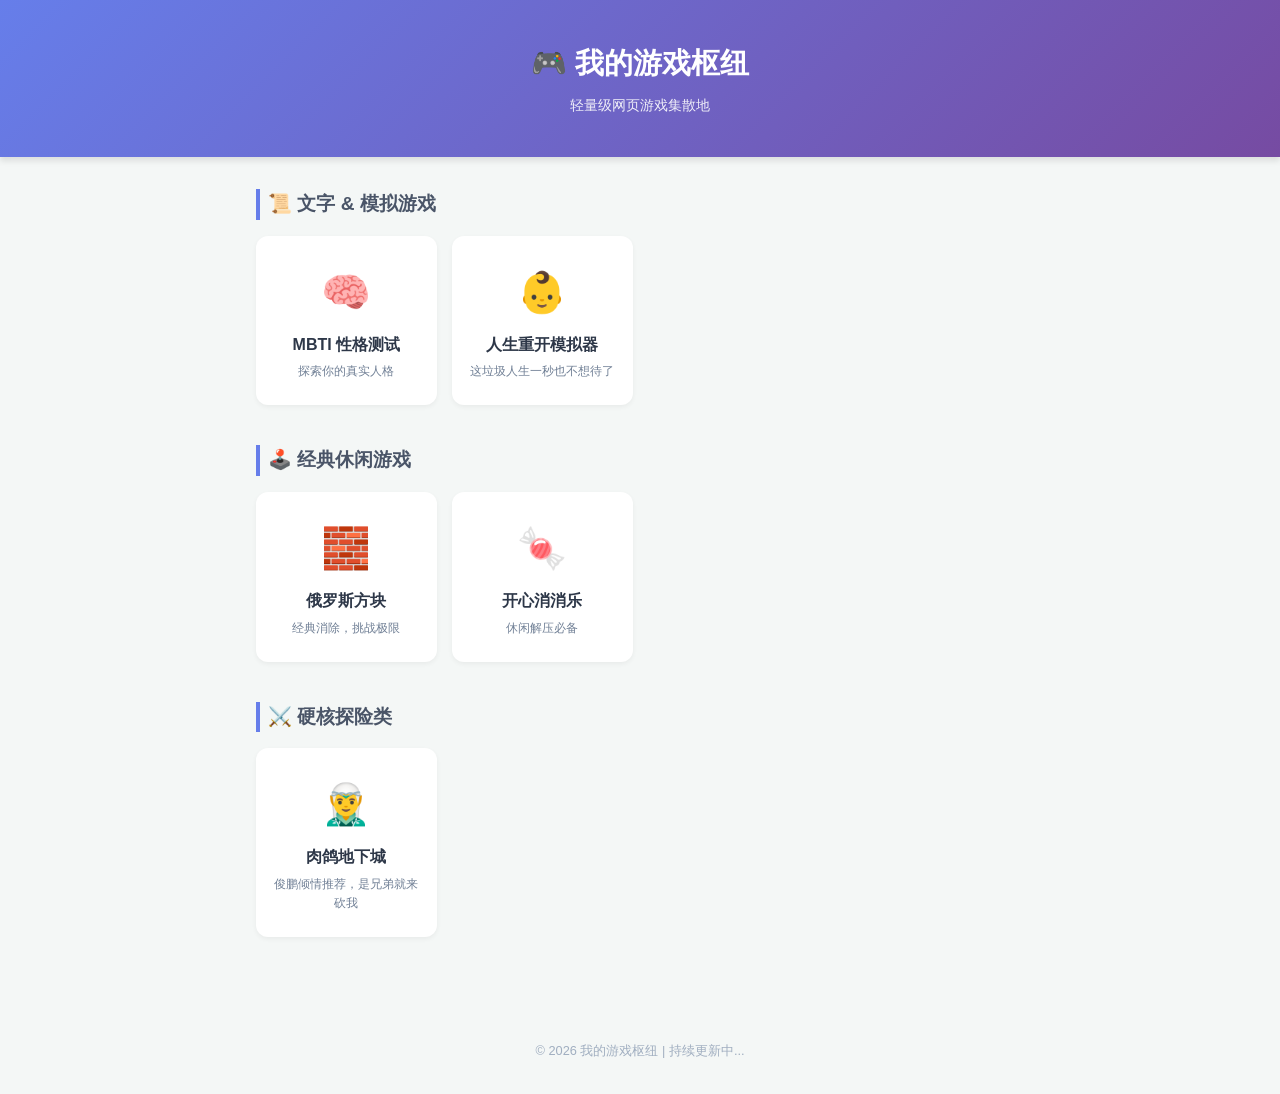
<file: index.html>
<!DOCTYPE html>
<html lang="zh-CN">
<head>
    <meta charset="UTF-8">
    <!-- 核心：让网页在手机上自适应 -->
    <meta name="viewport" content="width=device-width, initial-scale=1.0, maximum-scale=1.0, user-scalable=no">
    <title>我的游戏枢纽 | My Game Hub</title>
    <link rel="stylesheet" href="style.css">
</head>
<body>
    <header class="header">
        <h1>🎮 我的游戏枢纽</h1>
        <p>轻量级网页游戏集散地</p>
    </header>

    <main class="container">
        <!-- 模块一：文字与模拟类 -->
        <section class="game-module">
            <h2 class="module-title">📜 文字 & 模拟游戏</h2>
            <div class="card-grid">
                <!-- 游戏卡片 1 -->
                <div class="game-card" onclick="goToGame('mbti-test')">
                    <div class="card-icon">🧠</div>
                    <div class="card-info">
                        <h3>MBTI 性格测试</h3>
                        <p>探索你的真实人格</p>
                    </div>
                </div>
                <!-- 游戏卡片 2 -->
                <div class="game-card" onclick="goToGame('life-simulator')">
                    <div class="card-icon">👶</div>
                    <div class="card-info">
                        <h3>人生重开模拟器</h3>
                        <p>这垃圾人生一秒也不想待了</p>
                    </div>
                </div>
            </div>
        </section>

        <!-- 模块二：经典休闲类 -->
        <section class="game-module">
            <h2 class="module-title">🕹️ 经典休闲游戏</h2>
            <div class="card-grid">
                <!-- 游戏卡片 3 -->
                <div class="game-card" onclick="goToGame('tetris')">
                    <div class="card-icon">🧱</div>
                    <div class="card-info">
                        <h3>俄罗斯方块</h3>
                        <p>经典消除，挑战极限</p>
                    </div>
                </div>
                <!-- 游戏卡片 4 -->
                <div class="game-card" onclick="goToGame('match-3')">
                    <div class="card-icon">🍬</div>
                    <div class="card-info">
                        <h3>开心消消乐</h3>
                        <p>休闲解压必备</p>
                    </div>
                </div>
            </div>
        </section>
        
        <section class="game-module">
            <h2 class="module-title">⚔️ 硬核探险类</h2>
            <div class="card-grid">
                <div class="game-card" onclick="goToGame('roguelike')">
                    <div class="card-icon">🧝‍♂️</div>
                    <div class="card-info">
                        <h3>肉鸽地下城</h3>
                        <p>俊鹏倾情推荐，是兄弟就来砍我</p>
                    </div>
                </div>
            </div>
        </section>
    </main>

    <footer class="footer">
        <p>© 2026 我的游戏枢纽 | 持续更新中...</p>
    </footer>

    <script src="script.js"></script>
</body>
</html>
</file>
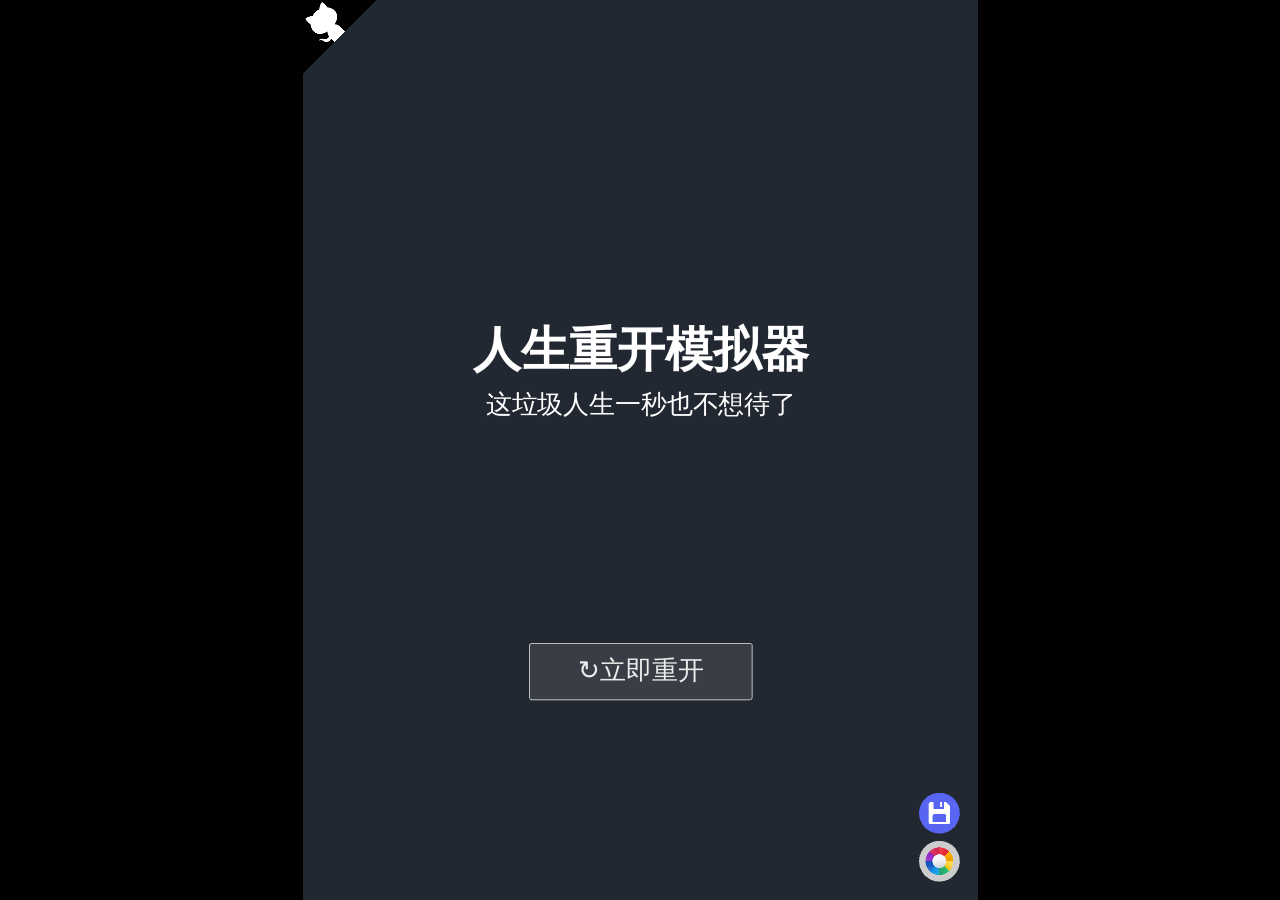
<file: games/life-simulator/index.html>
<!doctype html><html lang="en"><head><meta charset="UTF-8"><meta http-equiv="X-UA-Compatible" content="IE=edge,chrome=1"><meta name="viewport" content="width=device-width,initial-scale=1,minimum-scale=1,maximum-scale=1,user-scalable=no"><meta name="description" content="やり直すんだ。そして、次はうまくやる。"/><meta name="keywords" content="人生重开模拟器 liferestart life restart remake 人生重来"/><meta name="renderer" content="webkit"/><meta name="apple-mobile-web-app-capable" content="yes"/><meta name="full-screen" content="true"/><meta name="x5-fullscreen" content="true"/><meta name="360-fullscreen" content="true"/><meta name="theme-color" content="#157878"/><meta name="laya" screenorientation="landscape"/><meta http-equiv="expires" content="0"/><meta http-equiv="Cache-Control" content="no-siteapp"/><title>Echo Loop-人生重开模拟器</title><script src="libs/laya/min/laya.core.min.js"></script><script src="libs/laya/min/laya.webgl.min.js"></script><script src="libs/laya/min/laya.filter.min.js"></script><script src="libs/laya/min/laya.particle.min.js"></script><script src="libs/laya/min/laya.ui.min.js"></script><script defer="defer" src="chunk/main.76985.js"></script></head><body style="background:black"></body></html>
</file>
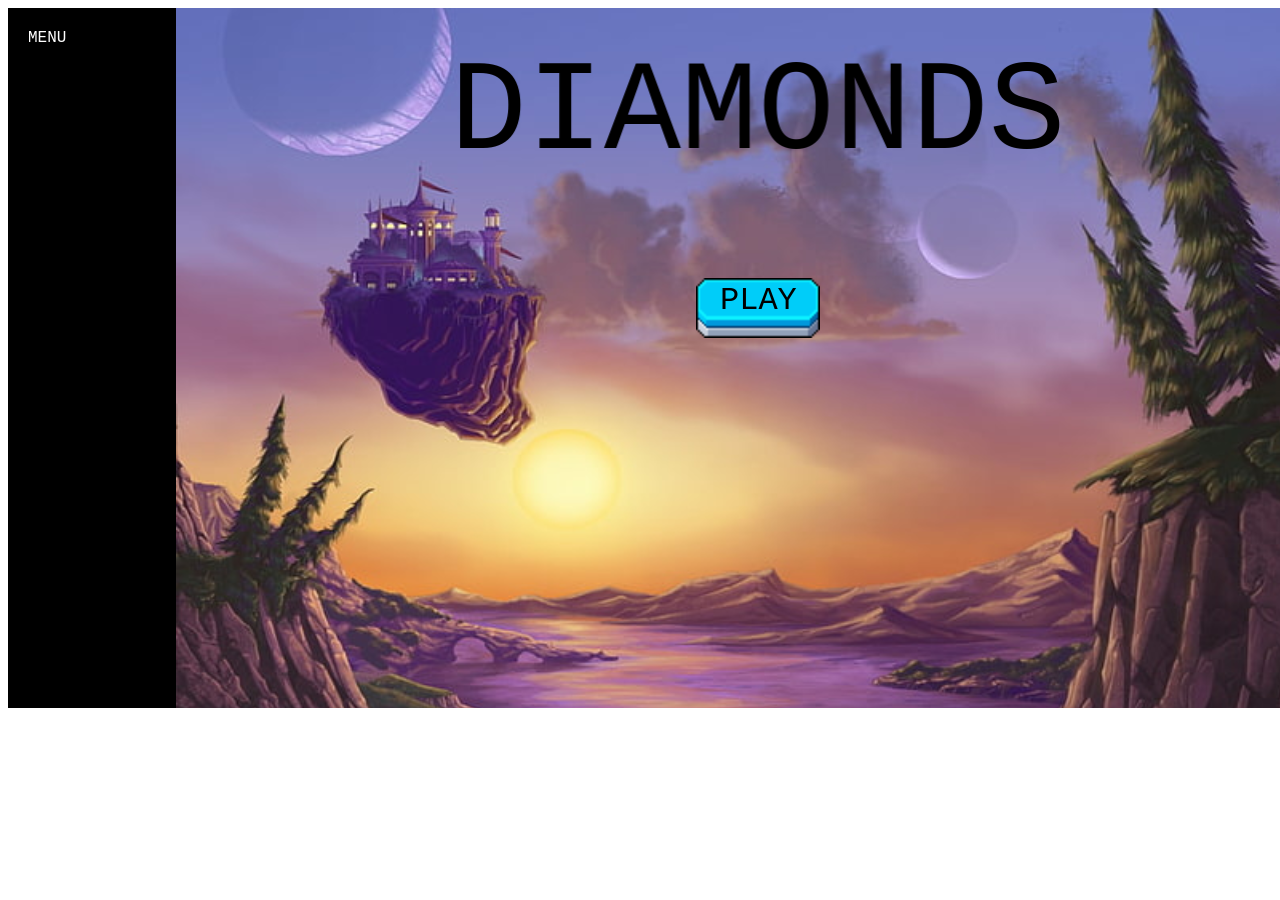
<file: games/match-3/index.html>
<!DOCTYPE html>
<html>
    <head>
        <script type="text/javascript" src="phaser.min.js"></script>
        <script type="text/javascript" src="Scenes/Load.js"></script>
        <script type="text/javascript" src="SpecialTiles/Block.js"></script>
        <script type="text/javascript" src="SpecialTiles/Lock.js"></script>
        <script type="text/javascript" src="SpecialTiles/RailWaySwitchTile.js"></script>
        <script type="text/javascript" src="Scenes/Menu.js"></script>
        <script type="text/javascript" src="CustomButton.js"></script>
        <script type="text/javascript" src="Scenes/LevelSelect.js"></script>
        <script type="text/javascript" src="Scenes/LevelMaker.js"></script>
        <script type="text/javascript" src="Main.js"></script>
    </head>
    <body>
        
    </body>
</html>
</file>
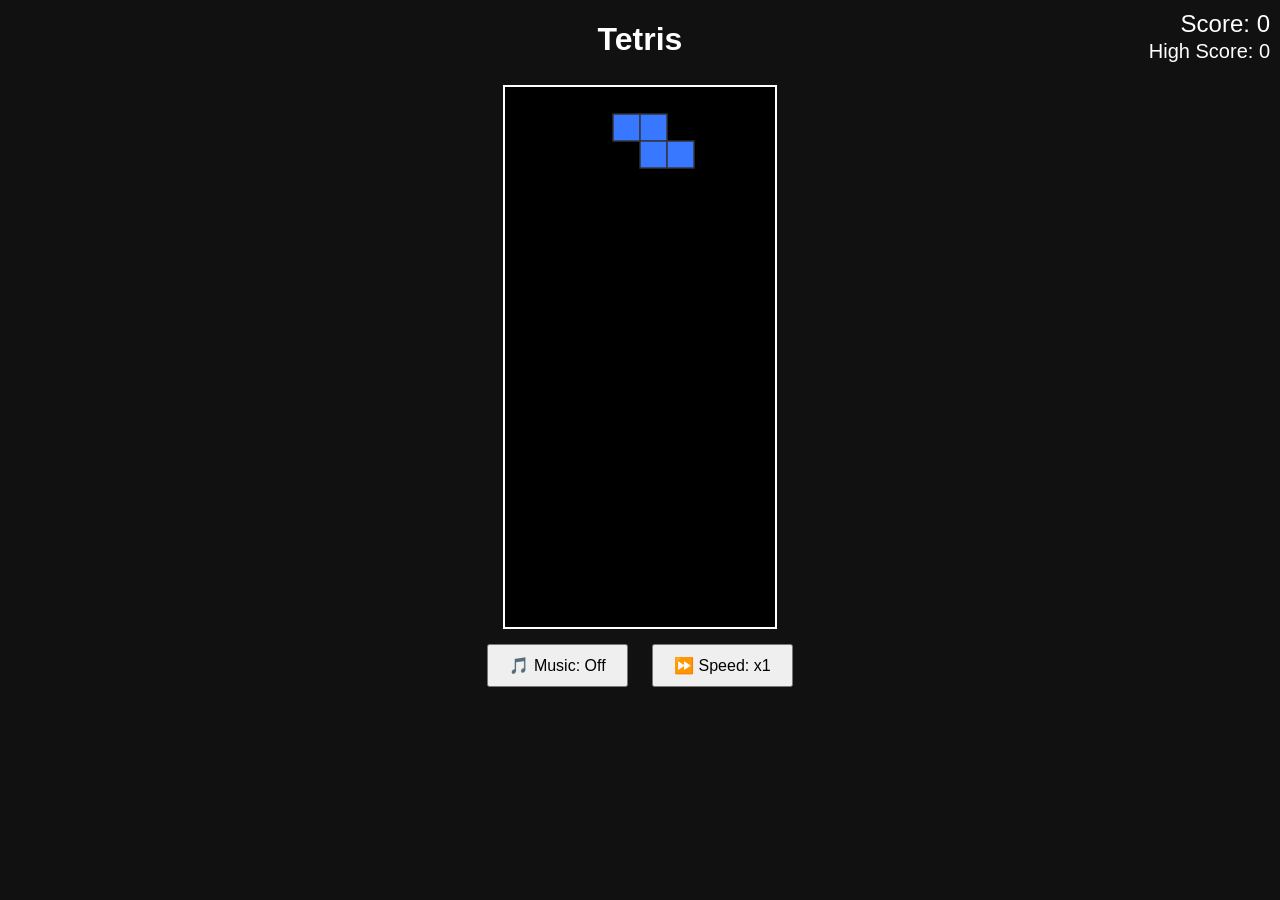
<file: games/tetris/index.html>
<!DOCTYPE html>
<html lang="en">
<head>
  <meta name="viewport" content="width=device-width, initial-scale=1.0">
  <meta charset="UTF-8">
  <title>Tetris</title>
  <style>
  body {
    background: #111;
    color: white;
    font-family: sans-serif;
    text-align: center;
    margin: 0;
    padding: 0;
    display: flex;
    flex-direction: column;
    justify-content: flex-start;
    height: 100vh;
    overflow: hidden;
  }

  canvas {
    border: 2px solid white;
    background: #000;
    margin: 5px auto;
    width: auto;
    height: auto;
    max-height: 60vh;
  }

  #gameOverMessage {
    display: none;
    font-size: 24px;
    margin-top: 10px;
  }

  button {
    margin: 10px;
    padding: 10px 20px;
    font-size: 16px;
  }

  .controls {
    display: none;
  }

  @media (max-width: 768px) {
    .controls {
      display: flex;
      justify-content: center;
      gap: 15px;
      margin: 10px auto;
      flex-wrap: wrap;
    }

    .controls button {
      background: #222;
      color: white;
      border: 2px solid white;
      border-radius: 8px;
      font-size: 20px;
      width: 60px;
      height: 60px;
      user-select: none;
      -webkit-user-select: none;
      touch-action: manipulation;
    }
  }
</style>
</head>
<body>
<div id="score" style="position:absolute; top:10px; right:10px; font-size:24px; color:white;">Score: 0</div>
<div id="highscore" style="position:absolute; top:40px; right:10px; font-size:20px; color:white;">High Score: 0</div>
<h1>Tetris</h1>
<canvas id="tetris"></canvas>
<div>
  <button onclick="toggleMusic()" id="musicButton">🎵 Music: On</button>
  <button onclick="toggleSpeed()" id="speedButton">⏩ Speed: x1</button>
</div>
<div id="gameOverMessage">Game Over! <button onclick="restart()">Restart</button></div>

<audio id="music" src="tetris_theme.ogg" loop autoplay></audio>

<script>
const canvas = document.getElementById('tetris');
const context = canvas.getContext('2d');
const ROWS = 20;
const COLS = 10;
const BLOCK_SIZE = 30;

canvas.width = COLS * BLOCK_SIZE;
canvas.height = ROWS * BLOCK_SIZE;
context.scale(BLOCK_SIZE, BLOCK_SIZE);

const colors = [null,'#FF0D72','#0DC2FF','#0DFF72','#F538FF','#FF8E0D','#FFE138','#3877FF'];

const arena = createMatrix(COLS, ROWS);
const player = { pos: {x: 0, y: 0}, matrix: null, score: 0 };
let gameOver = false;

function createMatrix(w, h) {
  const matrix = [];
  while (h--) matrix.push(new Array(w).fill(0));
  return matrix;
}

function createPiece(type) {
  const pieces = {
    T: [[0,0,0],[1,1,1],[0,1,0]],
    O: [[2,2],[2,2]],
    L: [[0,3,0],[0,3,0],[0,3,3]],
    J: [[0,4,0],[0,4,0],[4,4,0]],
    I: [[0,5,0,0],[0,5,0,0],[0,5,0,0],[0,5,0,0]],
    S: [[0,6,6],[6,6,0],[0,0,0]],
    Z: [[7,7,0],[0,7,7],[0,0,0]]
  };
  return pieces[type];
}

function drawMatrix(matrix, offset) {
  matrix.forEach((row, y) => {
    row.forEach((value, x) => {
      if (value !== 0) {
        context.fillStyle = colors[value];
        context.fillRect(x + offset.x, y + offset.y, 1, 1);
        context.strokeStyle = '#333';
        context.lineWidth = 0.05;
        context.strokeRect(x + offset.x, y + offset.y, 1, 1);
      }
    });
  });
}

function draw() {
  context.fillStyle = '#000';
  context.fillRect(0, 0, COLS, ROWS);
  drawMatrix(arena, {x: 0, y: 0});
  drawMatrix(player.matrix, player.pos);
}

function merge(arena, player) {
  player.matrix.forEach((row, y) => {
    row.forEach((value, x) => {
      if (value !== 0) arena[y + player.pos.y][x + player.pos.x] = value;
    });
  });
}

function collide(arena, player) {
  const m = player.matrix;
  const o = player.pos;
  for (let y = 0; y < m.length; ++y) {
    for (let x = 0; x < m[y].length; ++x) {
      if (m[y][x] !== 0 && (arena[y + o.y] && arena[y + o.y][x + o.x]) !== 0) {
        return true;
      }
    }
  }
  return false;
}

function playerDrop() {
  if (gameOver) return;
  player.pos.y++;
  if (collide(arena, player)) {
    player.pos.y--;
    merge(arena, player);
    arenaSweep();
    playerReset();
  }
  dropCounter = 0;
}

function playerMove(dir) {
  if (gameOver) return;
  player.pos.x += dir;
  if (collide(arena, player)) player.pos.x -= dir;
}

function playerReset() {
  const pieces = 'TJLOSZI';
  player.matrix = createPiece(pieces[Math.floor(Math.random() * pieces.length)]);
  player.pos.y = 0;
  player.pos.x = (COLS / 2 | 0) - (player.matrix[0].length / 2 | 0);
  if (collide(arena, player)) {
    gameOver = true;
    document.getElementById('gameOverMessage').style.display = 'block';
  }
}

function playerRotate(dir) {
  if (gameOver) return;
  const m = player.matrix;
  for (let y = 0; y < m.length; ++y) {
    for (let x = 0; x < y; ++x) {
      [m[x][y], m[y][x]] = [m[y][x], m[x][y]];
    }
  }
  dir > 0 ? m.forEach(row => row.reverse()) : m.reverse();
  if (collide(arena, player)) dir > 0 ? playerRotate(-1) : playerRotate(1);
}

function arenaSweep() {
  outer: for (let y = arena.length - 1; y >= 0; --y) {
    for (let x = 0; x < arena[y].length; ++x) {
      if (arena[y][x] === 0) continue outer;
    }
    arena.splice(y, 1);
    arena.unshift(new Array(COLS).fill(0));
    y++;
    updateScore(100);
  }
}

function restart() {
  arena.forEach(row => row.fill(0));
  gameOver = false;
  document.getElementById('gameOverMessage').style.display = 'none';
  playerReset();
}

let dropCounter = 0;
const speedValues = [1000, 500, 200];
let speedLevel = parseInt(localStorage.getItem("tetris_speed")) || 0;
let dropInterval = speedValues[speedLevel];
let lastTime = 0;

function update(time = 0) {
  const deltaTime = time - lastTime;
  lastTime = time;
  dropCounter += deltaTime;
  if (dropCounter > dropInterval) playerDrop();
  draw();
  requestAnimationFrame(update);
}

document.addEventListener('keydown', event => {
  switch (event.key) {
    case 'ArrowLeft': playerMove(-1); break;
    case 'ArrowRight': playerMove(1); break;
    case 'ArrowDown': playerDrop(); break;
    case 'ArrowUp': playerRotate(1); break;
  }
});

function toggleSpeed() {
  speedLevel = (speedLevel + 1) % speedValues.length;
  dropInterval = speedValues[speedLevel];
  localStorage.setItem("tetris_speed", speedLevel);
  document.getElementById("speedButton").textContent = `⏩ Speed: x${speedLevel + 1}`;
}

let score = 0;
let highscore = parseInt(localStorage.getItem("tetris_highscore")) || 0;
document.getElementById("highscore").textContent = "High Score: " + highscore;

function updateScore(points) {
  score += points;
  document.getElementById("score").textContent = "Score: " + score;
  if (score > highscore) {
    highscore = score;
    localStorage.setItem("tetris_highscore", highscore);
    document.getElementById("highscore").textContent = "High Score: " + highscore;
  }
}

// Music handling
const music = document.getElementById("music");
const musicButton = document.getElementById("musicButton");

function updateMusicUI() {
  musicButton.textContent = music.paused ? "🎵 Music: Off" : "🎵 Music: On";
}

function toggleMusic() {
  if (music.paused) music.play(); else music.pause();
  localStorage.setItem("tetris_music", music.paused ? "off" : "on");
  updateMusicUI();
}

// Load music and speed setting
window.onload = () => {
  music.muted = false;
  document.body.addEventListener('click', () => {
    music.play().then(() => updateMusicUI()).catch(() => {});
  }, { once: true });

  const musicSetting = localStorage.getItem("tetris_music");
  if (musicSetting === "off") {
    music.pause();
  } else {
    music.play();
  }
  updateMusicUI();
  dropInterval = speedValues[speedLevel];
  document.getElementById("speedButton").textContent = `⏩ Speed: x${speedLevel + 1}`;
};

playerReset();
update();
</script>

<div class="controls">
  <button onclick="playerMove(-1)">◀️</button>
  <button onclick="playerDrop()">⬇️</button>
  <button onclick="playerMove(1)">▶️</button>
  <button onclick="playerRotate(1)">🔄</button>
</div>

</body>
</html>
</file>
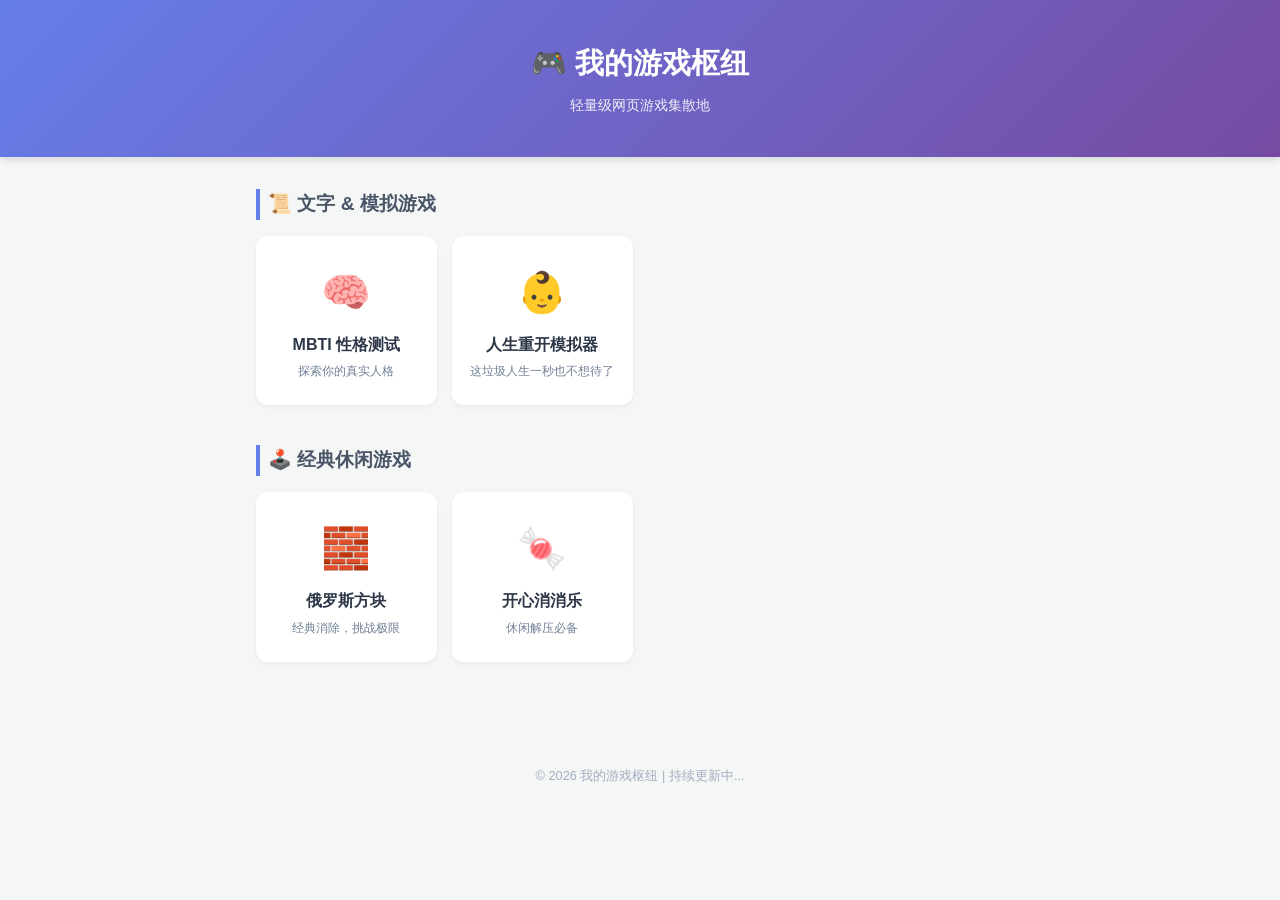
<file: index.html.HTML>
<!DOCTYPE html>
<html lang="zh-CN">
<head>
    <meta charset="UTF-8">
    <!-- 核心：让网页在手机上自适应 -->
    <meta name="viewport" content="width=device-width, initial-scale=1.0, maximum-scale=1.0, user-scalable=no">
    <title>我的游戏枢纽 | My Game Hub</title>
    <link rel="stylesheet" href="style.css">
</head>
<body>
    <header class="header">
        <h1>🎮 我的游戏枢纽</h1>
        <p>轻量级网页游戏集散地</p>
    </header>

    <main class="container">
        <!-- 模块一：文字与模拟类 -->
        <section class="game-module">
            <h2 class="module-title">📜 文字 & 模拟游戏</h2>
            <div class="card-grid">
                <!-- 游戏卡片 1 -->
                <div class="game-card" onclick="goToGame('mbti-test')">
                    <div class="card-icon">🧠</div>
                    <div class="card-info">
                        <h3>MBTI 性格测试</h3>
                        <p>探索你的真实人格</p>
                    </div>
                </div>
                <!-- 游戏卡片 2 -->
                <div class="game-card" onclick="goToGame('life-simulator')">
                    <div class="card-icon">👶</div>
                    <div class="card-info">
                        <h3>人生重开模拟器</h3>
                        <p>这垃圾人生一秒也不想待了</p>
                    </div>
                </div>
            </div>
        </section>

        <!-- 模块二：经典休闲类 -->
        <section class="game-module">
            <h2 class="module-title">🕹️ 经典休闲游戏</h2>
            <div class="card-grid">
                <!-- 游戏卡片 3 -->
                <div class="game-card" onclick="goToGame('tetris')">
                    <div class="card-icon">🧱</div>
                    <div class="card-info">
                        <h3>俄罗斯方块</h3>
                        <p>经典消除，挑战极限</p>
                    </div>
                </div>
                <!-- 游戏卡片 4 -->
                <div class="game-card" onclick="goToGame('match-3')">
                    <div class="card-icon">🍬</div>
                    <div class="card-info">
                        <h3>开心消消乐</h3>
                        <p>休闲解压必备</p>
                    </div>
                </div>
            </div>
        </section>
    </main>

    <footer class="footer">
        <p>© 2026 我的游戏枢纽 | 持续更新中...</p>
    </footer>

    <script src="script.js"></script>
</body>
</html>
</file>
<file: style.css>
/* 1. 基础重置与字体 */
* {
    box-sizing: border-box;
    margin: 0;
    padding: 0;
    font-family: -apple-system, BlinkMacSystemFont, "Segoe UI", Roboto, "Helvetica Neue", Arial, sans-serif;
}

body {
    background-color: #f4f7f6; /* 使用浅灰色背景，更现代 */
    color: #333;
    line-height: 1.6;
}

/* 2. 顶部导航头（带渐变和阴影） */
.header {
    background: linear-gradient(135deg, #667eea 0%, #764ba2 100%);
    color: white;
    text-align: center;
    padding: 2.5rem 1rem;
    box-shadow: 0 4px 6px rgba(0,0,0,0.1);
}

.header h1 {
    font-size: 1.8rem;
    margin-bottom: 0.5rem;
}

.header p {
    font-size: 0.9rem;
    opacity: 0.9;
}

/* 3. 主体容器 */
.container {
    max-width: 800px;
    margin: 0 auto;
    padding: 2rem 1rem;
}

/* 4. 模块标题（带蓝色侧边栏） */
.module-title {
    font-size: 1.2rem;
    margin-bottom: 1rem;
    color: #4a5568;
    border-left: 4px solid #667eea;
    padding-left: 0.5rem;
}

.game-module {
    margin-bottom: 2.5rem;
}

/* 5. 核心网格布局：响应式的关键 */
.card-grid {
    display: grid;
    /* 核心：在手机端和电脑端自动调整列数 */
    grid-template-columns: repeat(auto-fill, minmax(150px, 1fr));
    gap: 15px;
}

/* 6. 游戏卡片样式 */
.game-card {
    background: white; /* 卡片白底 */
    border-radius: 12px;
    padding: 1.5rem 1rem;
    text-align: center;
    cursor: pointer;
    transition: all 0.3s ease; /* 平滑过渡效果 */
    box-shadow: 0 2px 5px rgba(0,0,0,0.05); /* 微妙的阴影 */
}

/* 7. 卡片交互效果 */
.game-card:hover, .game-card:active {
    transform: translateY(-5px); /* 向上浮动 */
    box-shadow: 0 8px 15px rgba(0,0,0,0.1); /* 阴影变深 */
}

/* 8. 卡片内部对齐 */
.card-icon {
    font-size: 2.5rem;
    margin-bottom: 0.5rem;
}

.card-info h3 {
    font-size: 1rem;
    color: #2d3748;
    margin-bottom: 0.3rem;
}

.card-info p {
    font-size: 0.75rem;
    color: #718096;
}

/* 9. 底部 */
.footer {
    text-align: center;
    padding: 2rem;
    color: #a0aec0;
    font-size: 0.8rem;
}

/* 10. 针对非常小屏幕手机的微调 */
@media (max-width: 400px) {
    .card-grid {
        grid-template-columns: repeat(2, 1fr); /* 强制手机端一排显示两个 */
    }
}
</file>
